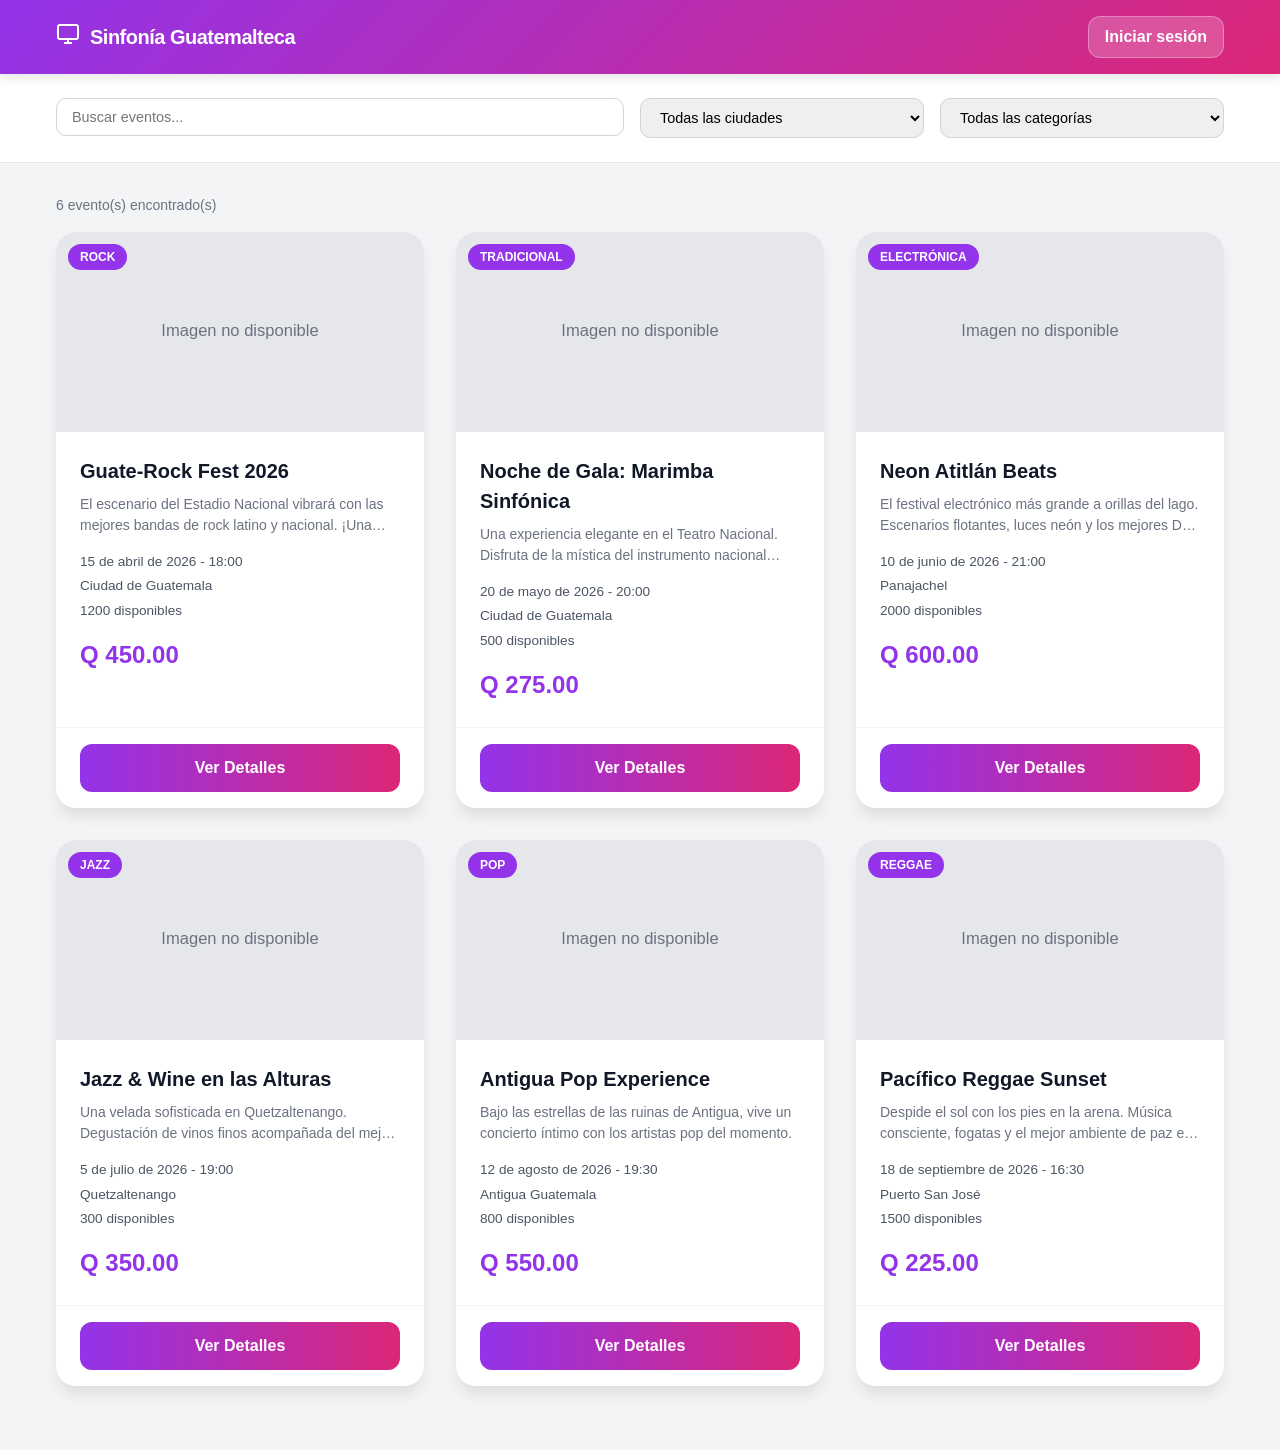
<file: index.html>
<!DOCTYPE html>
<html lang="es">
<head>
  <meta charset="UTF-8">
  <meta name="viewport" content="width=device-width, initial-scale=1.0">
  <title>Sinfonía Guatemalteca</title>
  <!-- La página principal es el catálogo de eventos (events.html).
       Este archivo solo existe para que los servidores que abren index.html
       por defecto lleven directo al catálogo. -->
  <meta http-equiv="refresh" content="0; url=events.html">
  <link rel="canonical" href="events.html">
  <script>window.location.replace('events.html');</script>
</head>
<body>
  <p>Redirigiendo al <a href="events.html">catálogo de eventos</a>…</p>
</body>
</html>
</file>
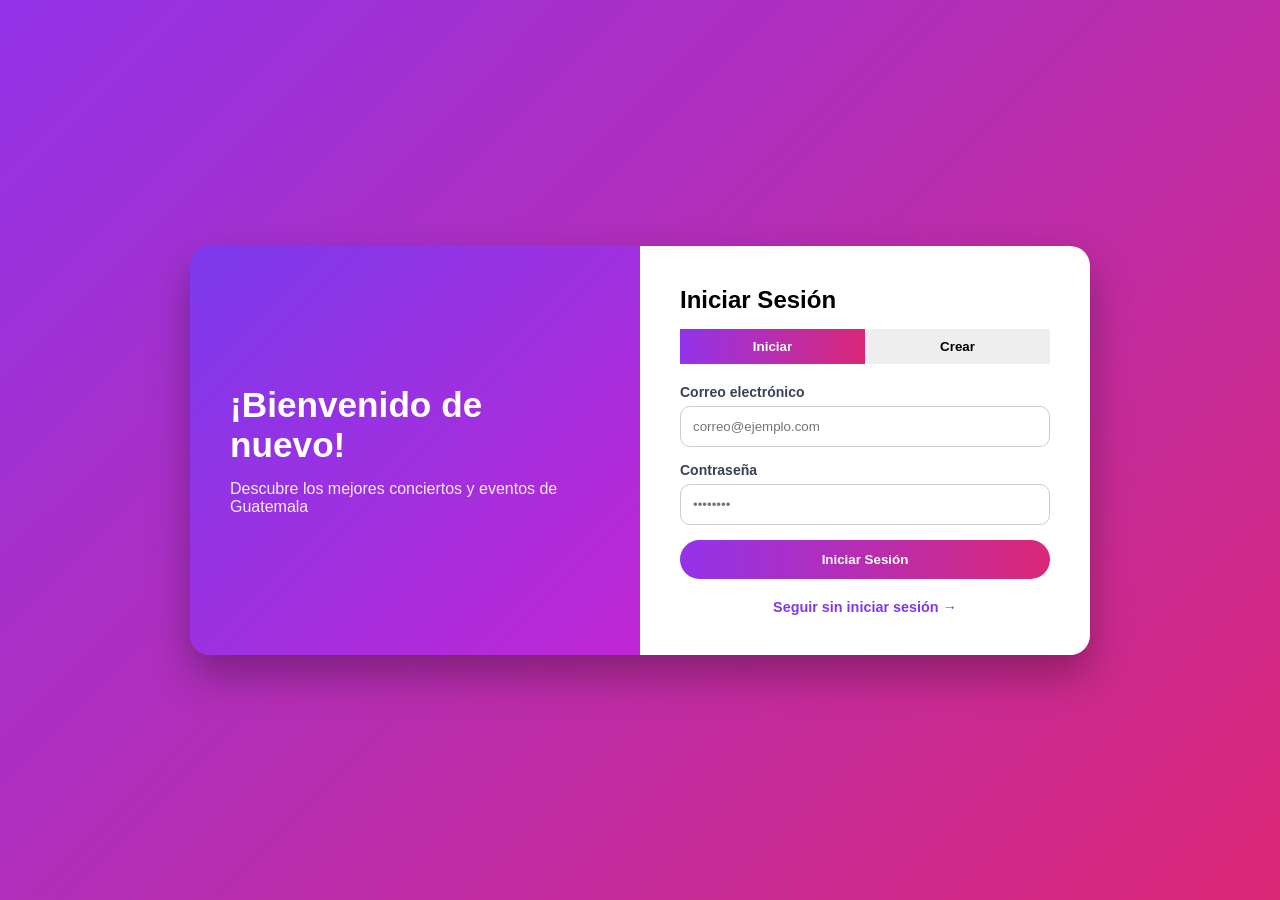
<file: admin.html>
<!DOCTYPE html>
<html lang="es">
<head>
  <meta charset="UTF-8">
  <meta name="viewport" content="width=device-width, initial-scale=1.0">
  <title>Panel de Control - Sinfonía Guatemalteca</title>
  <link rel="stylesheet" href="CSS/common.css">
  <link rel="stylesheet" href="CSS/admin.css">
</head>
<body class="admin-page">

  <main class="container admin-container">

    <div class="admin-header">
      <div>
        <a class="btn btn-secondary back-link" href="events.html">Volver a eventos</a>
        <h1 class="admin-title">Panel de Administración</h1>
      </div>
      <div class="admin-header__actions">
        <button type="button" id="newEventBtn" class="btn btn-primary">Crear Nuevo Evento</button>
        <button type="button" id="logoutBtn" class="btn btn-secondary">Salir</button>
      </div>
    </div>

    <nav class="admin-nav" aria-label="Secciones del panel">
      <a class="btn btn-secondary" href="#section-events">Gestión de Eventos</a>
      <a class="btn btn-secondary" href="#section-sales">Reporte de Ventas</a>
      <a class="btn btn-secondary" href="#section-config">Configuración</a>
    </nav>

    <section id="section-events" class="admin-section">
      <h2 class="section-title">Eventos</h2>
      <div class="admin-table-container card">
        <table>
          <thead>
            <tr>
              <th scope="col">Evento</th>
              <th scope="col">Fecha</th>
              <th scope="col">Ciudad</th>
              <th scope="col">Precio</th>
              <th scope="col">Tickets</th>
              <th scope="col">Estado</th>
              <th scope="col">Acciones</th>
            </tr>
          </thead>
          <tbody id="eventsTableBody"></tbody>
        </table>
      </div>
    </section>

    <section id="section-sales" class="admin-section">
      <h2 class="section-title">Resumen de Ventas</h2>
      <div class="stats-grid">
        <div class="card stat-card">
          <p class="stat-label">Ingresos Totales</p>
          <p id="totalSalesAmount" class="stat-value">Q0.00</p>
        </div>
        <div class="card stat-card">
          <p class="stat-label">Tickets Vendidos</p>
          <p id="totalTicketsSold" class="stat-value">0</p>
        </div>
      </div>
      <div class="admin-table-container card">
        <table>
          <thead>
            <tr>
              <th scope="col">Fecha</th>
              <th scope="col">Cliente</th>
              <th scope="col">Detalle</th>
              <th scope="col">Total</th>
            </tr>
          </thead>
          <tbody id="salesTableBody"></tbody>
        </table>
      </div>
    </section>

    <section id="section-config" class="admin-section">
      <h2 class="section-title">Parámetros del Sistema</h2>
      <div class="config-grid">
        <div class="card config-box">
          <h3>Categorías</h3>
          <form class="config-input-group" data-param="categories">
            <label for="newCategoryInput" class="visually-hidden">Nueva categoría</label>
            <input type="text" id="newCategoryInput" class="input" placeholder="Nombre" maxlength="40" required>
            <button type="submit" class="btn btn-primary" aria-label="Agregar categoría">+</button>
          </form>
          <div id="categoriesList" class="config-list"></div>
        </div>
        <div class="card config-box">
          <h3>Ciudades</h3>
          <form class="config-input-group" data-param="cities">
            <label for="newCityInput" class="visually-hidden">Nueva ciudad</label>
            <input type="text" id="newCityInput" class="input" placeholder="Nombre" maxlength="40" required>
            <button type="submit" class="btn btn-primary" aria-label="Agregar ciudad">+</button>
          </form>
          <div id="citiesList" class="config-list"></div>
        </div>
      </div>
    </section>
  </main>

  <div id="eventModal" class="modal hidden" role="dialog" aria-modal="true" aria-labelledby="eventModalTitle">
    <div class="modal-content">
      <h2 id="eventModalTitle">Nuevo Evento</h2>
      <form id="eventForm" novalidate>
        <input type="hidden" id="eventId">
        <div class="form-field">
          <label for="eventName">Título</label>
          <input type="text" id="eventName" class="input" maxlength="80" required>
        </div>
        <div class="form-field">
          <label for="eventDescription">Descripción</label>
          <input type="text" id="eventDescription" class="input" maxlength="240">
        </div>
        <div class="form-row">
          <div class="form-field">
            <label for="eventCity">Ubicación</label>
            <select id="eventCity" class="select" required></select>
          </div>
          <div class="form-field">
            <label for="eventCategory">Categoría</label>
            <select id="eventCategory" class="select" required></select>
          </div>
        </div>
        <div class="form-row">
          <div class="form-field">
            <label for="eventDate">Fecha</label>
            <input type="date" id="eventDate" class="input" required>
          </div>
          <div class="form-field">
            <label for="eventTime">Hora</label>
            <input type="time" id="eventTime" class="input" required>
          </div>
        </div>
        <div class="form-row">
          <div class="form-field">
            <label for="eventPrice">Precio (Q)</label>
            <input type="number" id="eventPrice" class="input" min="0.01" step="0.01" required>
          </div>
          <div class="form-field">
            <label for="eventTickets">Tickets disponibles</label>
            <input type="number" id="eventTickets" class="input" min="0" step="1" required>
          </div>
        </div>
        <div class="form-field">
          <label for="eventImageUrl">URL de la imagen</label>
          <input type="url" id="eventImageUrl" class="input" placeholder="https://..." required>
        </div>
        <p id="eventFormError" class="form-error hidden" role="alert"></p>
        <div class="modal-actions">
          <button type="submit" class="btn btn-primary modal-actions__main">Guardar</button>
          <button type="button" id="cancelEventBtn" class="btn btn-secondary modal-actions__secondary">Cancelar</button>
        </div>
      </form>
    </div>
  </div>

  <script src="JS/utils.js" defer></script>
  <script src="JS/store.js" defer></script>
  <script src="JS/admin.js" defer></script>
</body>
</html>
</file>
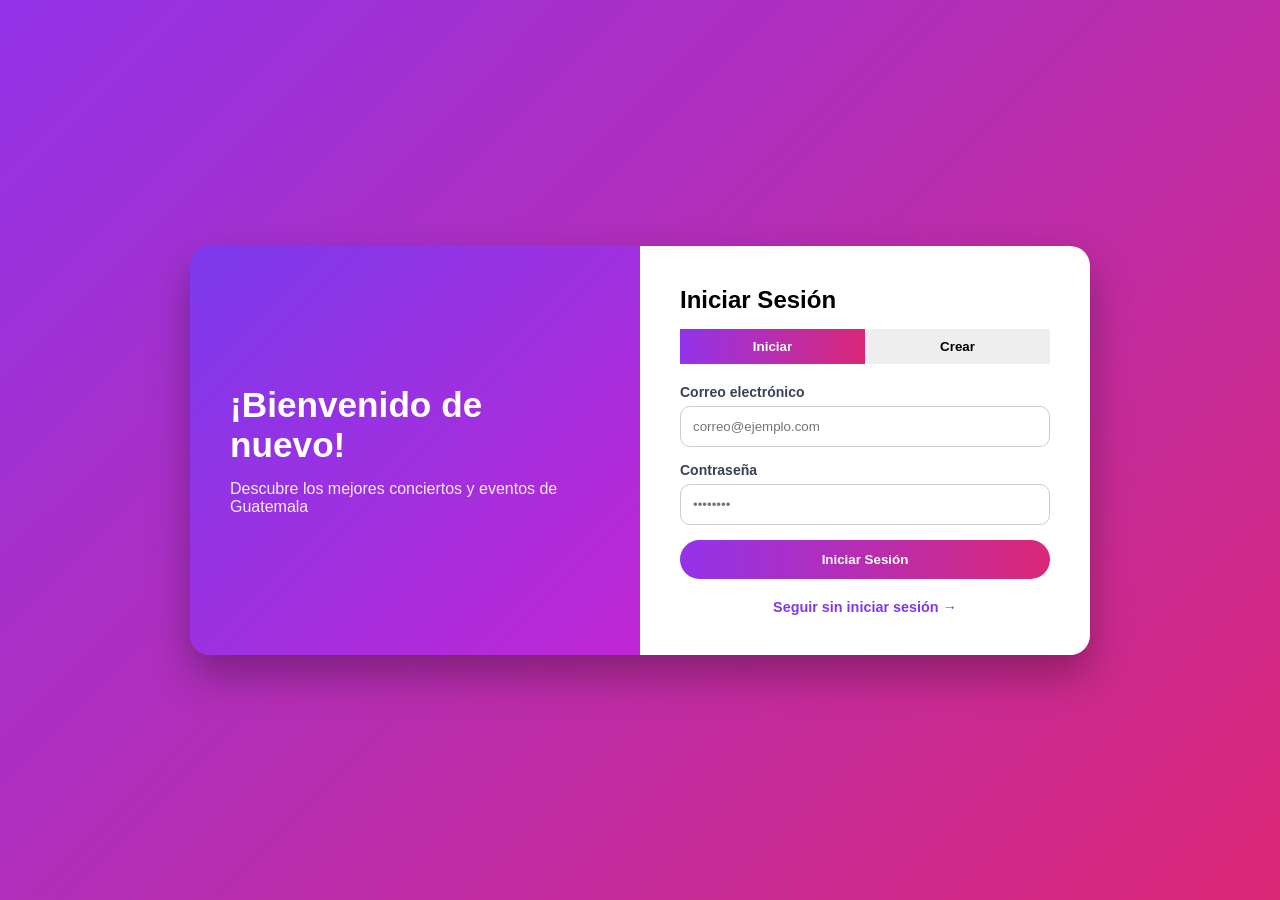
<file: cart.html>
<!DOCTYPE html>
<html lang="es">
<head>
  <meta charset="UTF-8">
  <meta name="viewport" content="width=device-width, initial-scale=1.0">
  <title>Carrito - Sinfonía Guatemalteca</title>
  <link rel="stylesheet" href="CSS/common.css">
  <link rel="stylesheet" href="CSS/cart.css">
</head>
<body>

  <main class="container cart-container">

    <a class="btn btn-secondary back-link" href="events.html">Volver a eventos</a>

    <section class="card">
      <div class="cart-header">
        <h2>Tu Carrito</h2>
        <p id="itemCount" class="cart-header__count"></p>
      </div>

      <div id="cartItems"></div>

      <div id="emptyCart" class="hidden empty-cart">
        <p>Tu carrito está vacío</p>
        <a class="btn btn-primary" href="events.html">Explorar Eventos</a>
      </div>

      <div id="cartSummary" class="hidden cart-summary">
        <div class="cart-summary__row">
          <span class="cart-summary__label">Total a pagar:</span>
          <span id="cartTotal" class="cart-summary__total">Q0.00</span>
        </div>
        <button type="button" id="checkoutBtn" class="btn btn-primary btn-block">Proceder al Pago</button>
      </div>
    </section>
  </main>

  <div id="paymentModal" class="payment-modal" role="dialog" aria-modal="true" aria-labelledby="paymentTitle">
    <div class="payment-content">
      <h2 id="paymentTitle" class="payment-title">Finalizar Compra</h2>
      <p class="payment-note">Pago simulado: los datos de la tarjeta se validan pero nunca se guardan.</p>

      <form id="paymentForm" novalidate>
        <div class="form-grid">
          <div class="full-width">
            <label for="cardName">Nombre en la tarjeta</label>
            <input type="text" id="cardName" name="cardName" class="input" autocomplete="cc-name" required>
          </div>
          <div class="full-width">
            <label for="cardNumber">Número de tarjeta</label>
            <input type="text" id="cardNumber" name="cardNumber" class="input" inputmode="numeric"
                   autocomplete="cc-number" maxlength="23" placeholder="0000 0000 0000 0000" required>
          </div>
          <div>
            <label for="cardExpiry">Vencimiento (MM/AA)</label>
            <input type="text" id="cardExpiry" name="cardExpiry" class="input" inputmode="numeric"
                   autocomplete="cc-exp" maxlength="5" placeholder="MM/AA" required>
          </div>
          <div>
            <label for="cardCvv">CVV</label>
            <input type="password" id="cardCvv" name="cardCvv" class="input" inputmode="numeric"
                   autocomplete="cc-csc" maxlength="4" required>
          </div>
          <div>
            <label for="userDoc">DPI / NIT</label>
            <input type="text" id="userDoc" name="userDoc" class="input" required>
          </div>
          <div>
            <label for="userPhone">Teléfono</label>
            <input type="tel" id="userPhone" name="userPhone" class="input" inputmode="numeric"
                   autocomplete="tel" placeholder="5555 5555" required>
          </div>
          <div class="full-width">
            <label for="userEmail">Correo electrónico</label>
            <input type="email" id="userEmail" name="userEmail" class="input" autocomplete="email" required>
          </div>
        </div>

        <p id="paymentError" class="form-error hidden payment-error" role="alert"></p>

        <div class="modal-actions">
          <button type="submit" class="btn btn-primary modal-actions__main">Confirmar Pago</button>
          <button type="button" id="cancelPaymentBtn" class="btn btn-secondary modal-actions__secondary">Cancelar</button>
        </div>
      </form>
    </div>
  </div>

  <script src="JS/utils.js" defer></script>
  <script src="JS/store.js" defer></script>
  <script src="JS/cart.js" defer></script>
</body>
</html>
</file>
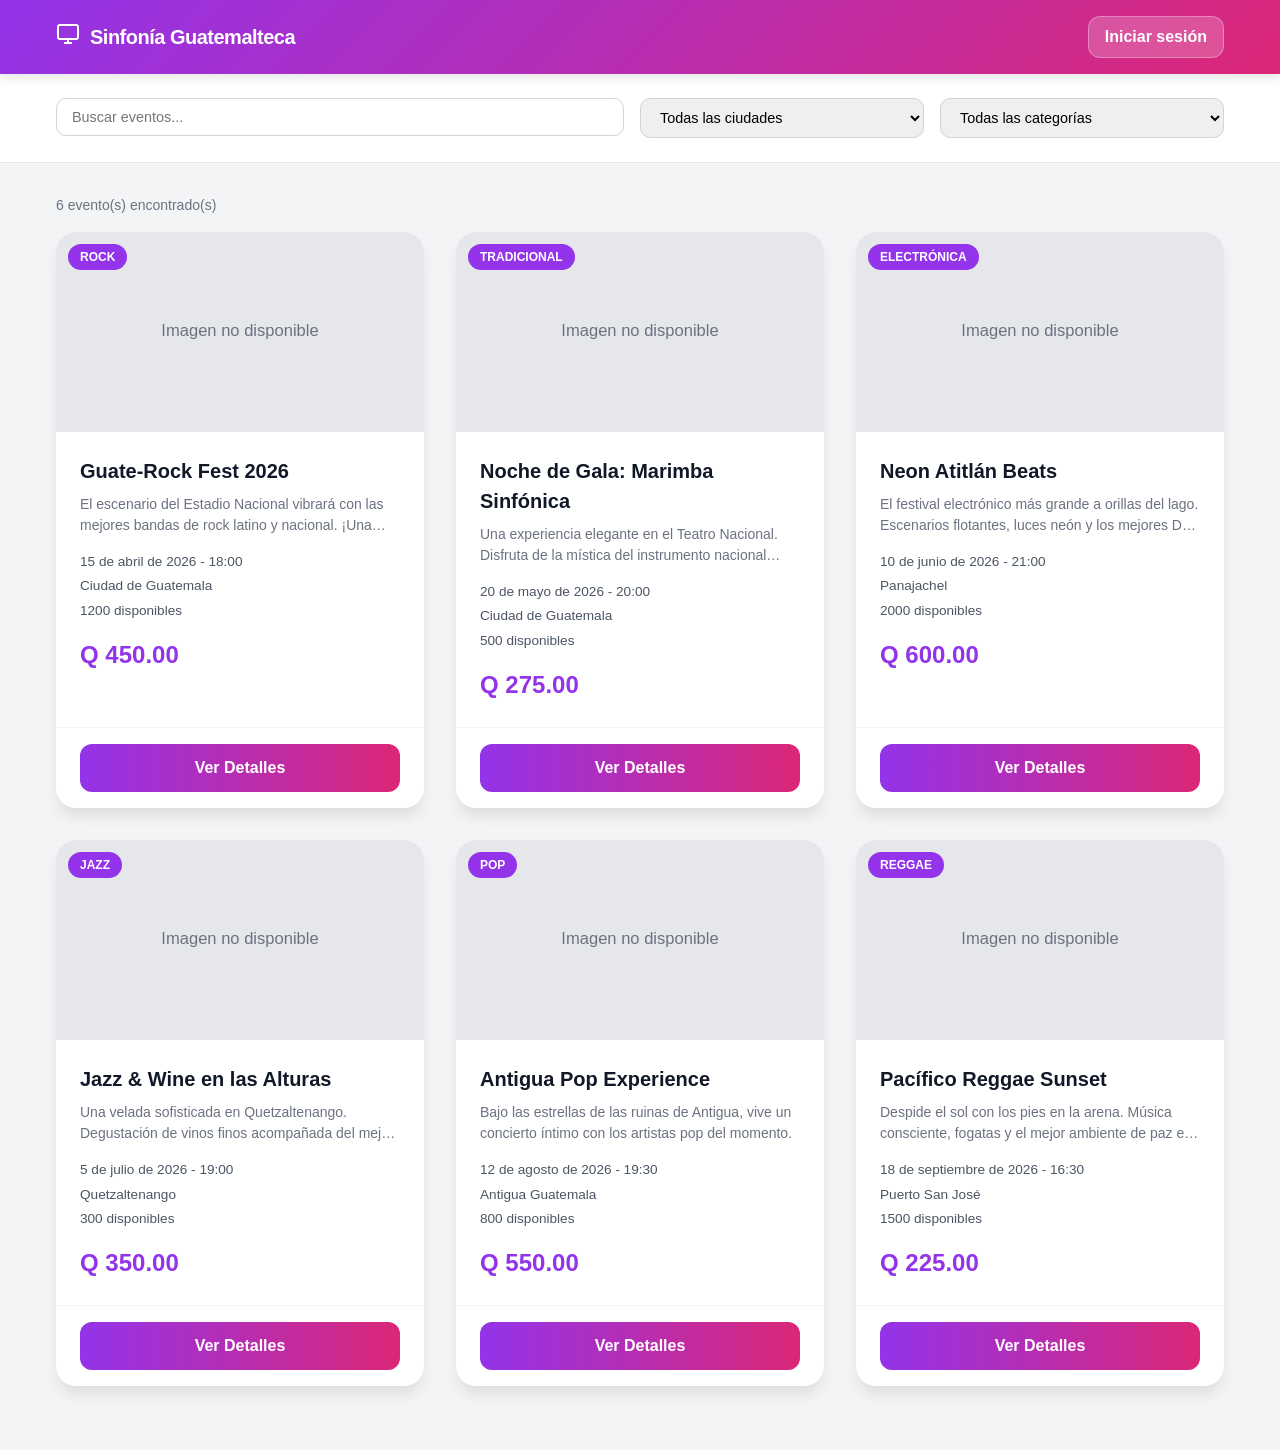
<file: event-detail.html>
<!DOCTYPE html>
<html lang="es">
<head>
  <meta charset="UTF-8">
  <meta name="viewport" content="width=device-width, initial-scale=1.0">
  <title>Detalle del Evento - Sinfonía Guatemalteca</title>
  <link rel="stylesheet" href="CSS/common.css">
  <link rel="stylesheet" href="CSS/event-detail.css">
</head>
<body class="detail-page">
  <main class="container">
    <a class="btn btn-secondary back-link" href="events.html">
      <svg width="16" height="16" viewBox="0 0 24 24" fill="none" stroke="currentColor" stroke-width="2" aria-hidden="true">
        <line x1="19" y1="12" x2="5" y2="12"/>
        <polyline points="12 19 5 12 12 5"/>
      </svg>
      Volver a eventos
    </a>

    <div id="eventDetail"></div>
  </main>

  <script src="JS/utils.js" defer></script>
  <script src="JS/store.js" defer></script>
  <script src="JS/event-detail.js" defer></script>
</body>
</html>
</file>
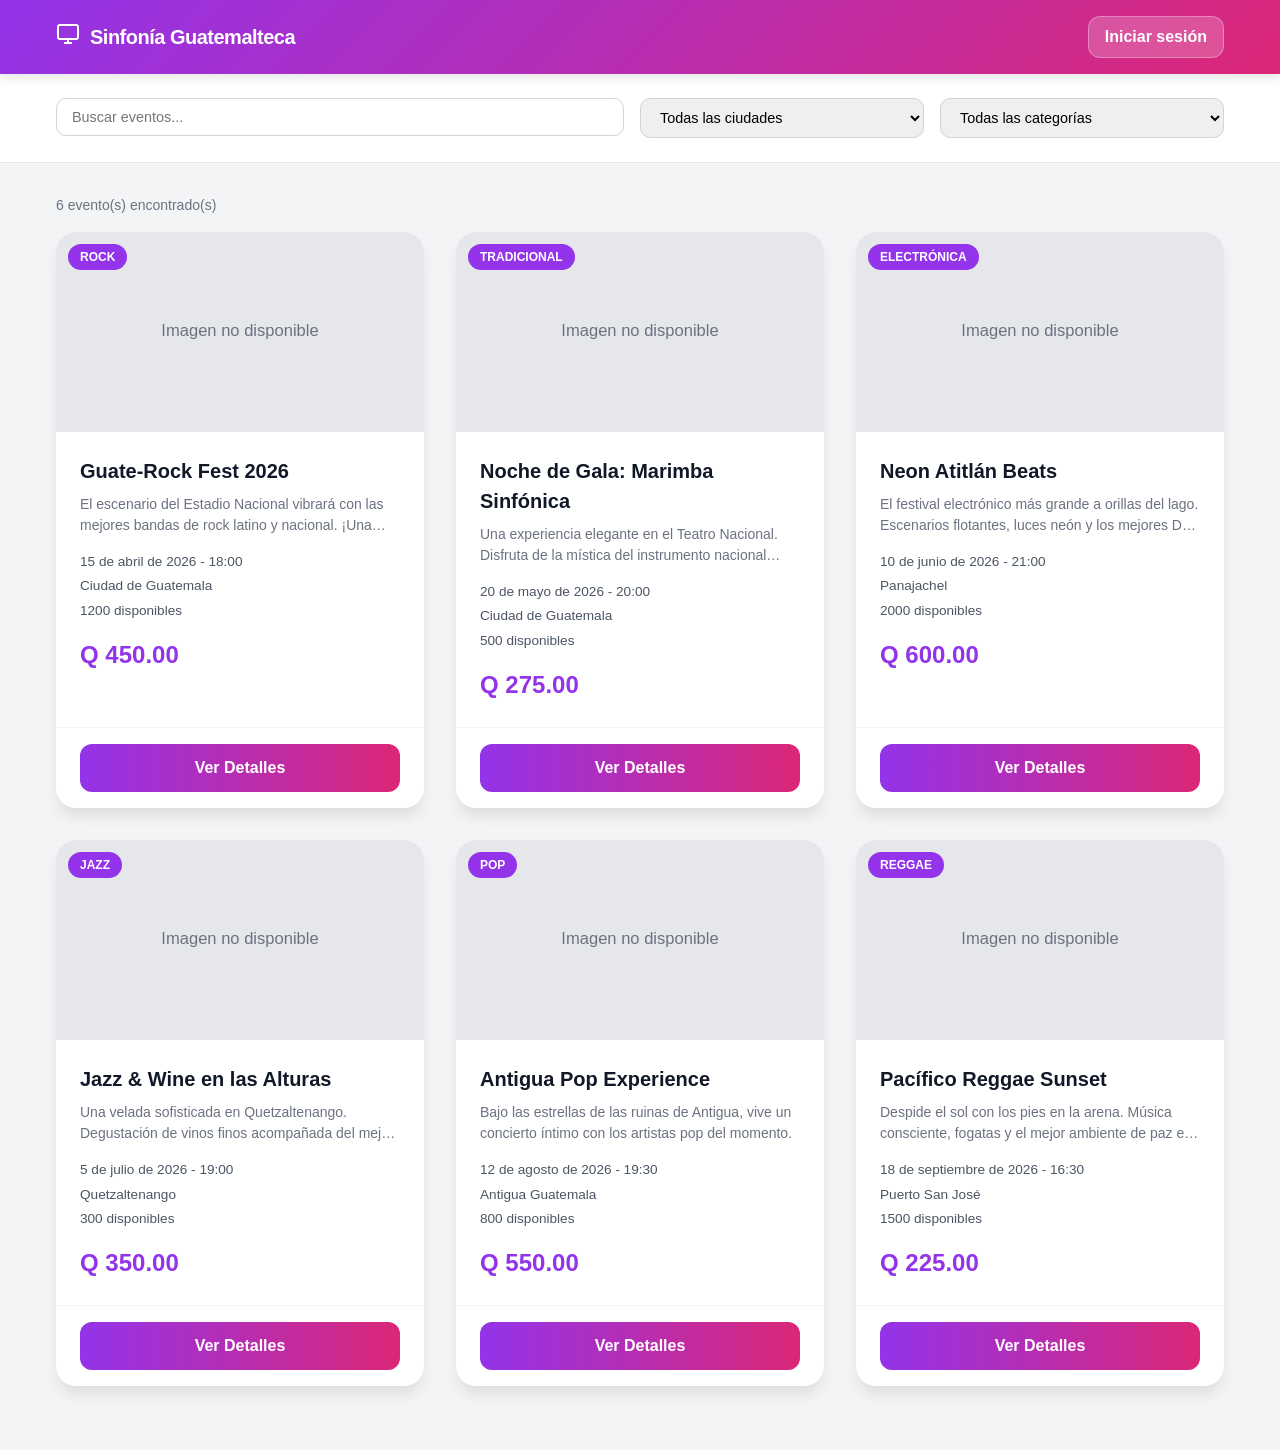
<file: events.html>
<!DOCTYPE html>
<html lang="es">
<head>
  <meta charset="UTF-8">
  <meta name="viewport" content="width=device-width, initial-scale=1.0">
  <title>Eventos - Sinfonía Guatemalteca</title>
  <link rel="stylesheet" href="CSS/common.css">
  <link rel="stylesheet" href="CSS/events.css">
</head>
<body class="events-page">

  <header class="header">
    <div class="container header-content">
      <div class="logo">
        <div class="logo-icon" aria-hidden="true">
          <svg width="24" height="24" viewBox="0 0 24 24" fill="none" stroke="currentColor" stroke-width="2">
            <rect x="2" y="3" width="20" height="14" rx="2" ry="2"/>
            <line x1="8" y1="21" x2="16" y2="21"/>
            <line x1="12" y1="17" x2="12" y2="21"/>
          </svg>
        </div>
        <h1>Sinfonía Guatemalteca</h1>
      </div>
      <nav class="header-actions" aria-label="Acciones de usuario">
        <div id="userInfo" class="user-info hidden">
          <span id="userName"></span>
          <span id="userBadge"></span>
        </div>
        <a id="adminBtn" class="btn btn-secondary hidden" href="admin.html">Panel Admin</a>
        <a id="cartBtn" class="btn btn-secondary hidden" href="cart.html">🛒 Carrito (<span id="cartCount">0</span>)</a>
        <button type="button" id="logoutBtn" class="btn btn-secondary hidden">Salir</button>
        <a id="loginBtn" class="btn btn-secondary" href="login.html?next=events.html">Iniciar sesión</a>
      </nav>
    </div>
  </header>

  <div class="filters">
    <div class="container">
      <div class="filters-grid">
        <div class="search-input">
          <label for="searchInput" class="visually-hidden">Buscar eventos</label>
          <input type="search" id="searchInput" class="input" placeholder="Buscar eventos...">
        </div>
        <label for="cityFilter" class="visually-hidden">Ciudad</label>
        <select id="cityFilter" class="select"></select>
        <label for="categoryFilter" class="visually-hidden">Categoría</label>
        <select id="categoryFilter" class="select"></select>
      </div>
    </div>
  </div>

  <main class="container">
    <p id="eventCount" class="event-count" aria-live="polite"></p>

    <div id="eventsGrid" class="events-grid"></div>

    <div id="noEvents" class="empty-state hidden">
      <p>No se encontraron eventos. Intenta cambiar los filtros.</p>
    </div>
  </main>

  <script src="JS/utils.js" defer></script>
  <script src="JS/store.js" defer></script>
  <script src="JS/events.js" defer></script>
</body>
</html>
</file>
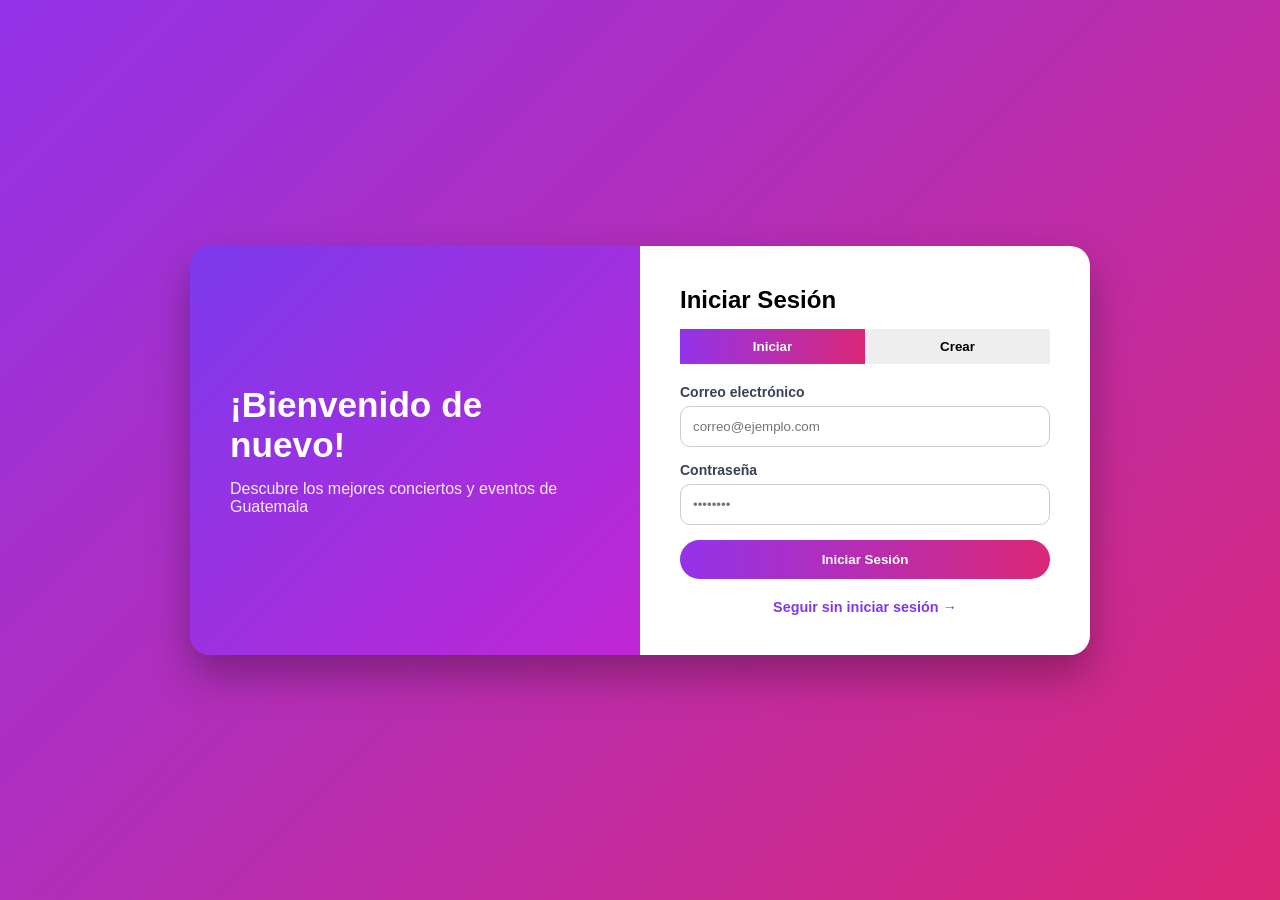
<file: login.html>
<!DOCTYPE html>
<html lang="es">
<head>
  <meta charset="UTF-8">
  <meta name="viewport" content="width=device-width, initial-scale=1.0">
  <title>Iniciar sesión | Sinfonía Guatemalteca</title>
  <link rel="stylesheet" href="CSS/common.css">
  <link rel="stylesheet" href="CSS/index.css">
</head>

<body>

<main class="login-card">

  <section class="left">
    <h1>¡Bienvenido de nuevo!</h1>
    <p>Descubre los mejores conciertos y eventos de Guatemala</p>
  </section>

  <section class="right">

    <h2 id="title">Iniciar Sesión</h2>

    <div class="tabs" role="tablist">
      <button type="button" class="tab active" role="tab" aria-selected="true" aria-controls="loginForm" data-tab="login">Iniciar</button>
      <button type="button" class="tab" role="tab" aria-selected="false" aria-controls="registerForm" data-tab="register">Crear</button>
    </div>

    <form id="loginForm" novalidate>
      <div class="form-group">
        <label for="loginEmail">Correo electrónico</label>
        <input type="email" id="loginEmail" placeholder="correo@ejemplo.com" autocomplete="email" required>
      </div>
      <div class="form-group">
        <label for="loginPassword">Contraseña</label>
        <input type="password" id="loginPassword" placeholder="••••••••" autocomplete="current-password" required>
      </div>
      <p id="loginError" class="form-error hidden" role="alert"></p>
      <button type="submit" class="btn">Iniciar Sesión</button>
    </form>

    <form id="registerForm" class="hidden" novalidate>
      <div class="form-group">
        <label for="registerName">Nombre completo</label>
        <input type="text" id="registerName" autocomplete="name" minlength="3" required>
      </div>
      <div class="form-group">
        <label for="registerEmail">Correo electrónico</label>
        <input type="email" id="registerEmail" autocomplete="email" required>
      </div>
      <div class="form-group">
        <label for="registerPassword">Contraseña (mínimo 8 caracteres)</label>
        <input type="password" id="registerPassword" autocomplete="new-password" minlength="8" required>
      </div>
      <p id="registerError" class="form-error hidden" role="alert"></p>
      <button type="submit" class="btn">Crear Cuenta</button>
    </form>

    <p class="guest-link">
      <a id="guestLink" href="events.html">Seguir sin iniciar sesión →</a>
    </p>

  </section>

</main>

<script src="JS/utils.js" defer></script>
<script src="JS/store.js" defer></script>
<script src="JS/auth.js" defer></script>

</body>
</html>
</file>
<file: CSS/common.css>
/* Estilos compartidos por todas las vistas. Se cargan antes del CSS de cada página. */

.hidden {
    display: none !important;
}

/* Foco visible para navegación con teclado */
a:focus-visible,
button:focus-visible,
input:focus-visible,
select:focus-visible {
    outline: 3px solid #f0abfc;
    outline-offset: 2px;
}

button:disabled {
    opacity: 0.6;
    cursor: not-allowed;
    transform: none !important;
}

/* Insignias */
.badge {
    display: inline-block;
    padding: 4px 12px;
    border-radius: 20px;
    font-size: 0.8rem;
    font-weight: 700;
}

.badge-purple { background: #f3e8ff; color: #7e22ce; }
.badge-green  { background: #dcfce7; color: #166534; }
.badge-red    { background: #fee2e2; color: #991b1b; }

/* Avisos temporales (reemplazan alert) */
.notifications {
    position: fixed;
    top: 1rem;
    right: 1rem;
    z-index: 2000;
    display: flex;
    flex-direction: column;
    gap: 0.5rem;
    max-width: min(360px, calc(100vw - 2rem));
}

.toast {
    padding: 0.875rem 1rem;
    border-radius: 10px;
    background: #ffffff;
    color: #1f2937;
    box-shadow: 0 10px 25px rgba(0, 0, 0, 0.2);
    border-left: 5px solid #9333ea;
    font-size: 0.9rem;
    animation: toast-in 0.25s ease-out;
}

.toast--success { border-left-color: #16a34a; }
.toast--error   { border-left-color: #dc2626; }
.toast--info    { border-left-color: #9333ea; }

@keyframes toast-in {
    from { opacity: 0; transform: translateY(-8px); }
    to   { opacity: 1; transform: translateY(0); }
}

/* Mensajes de error dentro de formularios */
.form-error {
    color: #b91c1c;
    font-size: 0.85rem;
    margin: -0.5rem 0 1rem;
}

/* Enlaces con apariencia de botón */
a.btn {
    display: inline-flex;
    align-items: center;
    justify-content: center;
    gap: 0.5rem;
    text-decoration: none;
}

/* Texto solo para lectores de pantalla */
.visually-hidden {
    position: absolute;
    width: 1px;
    height: 1px;
    padding: 0;
    margin: -1px;
    overflow: hidden;
    clip: rect(0, 0, 0, 0);
    white-space: nowrap;
    border: 0;
}
</file>
<file: CSS/admin.css>
*{
  margin: 0;
  padding: 0;
  box-sizing: border-box;
  font-family: 'Segoe UI', Tahoma, Geneva, Verdana, sans-serif;
}

body {
  min-height: 100vh;
  background: linear-gradient(135deg, #9333ea, #db2777);
  color: #333;
  padding: 20px;
}


.container {
  max-width: 1100px;
  margin: 0 auto;
  background: rgba(255, 255, 255, 0.95);
  padding: 30px;
  border-radius: 20px;
  box-shadow: 0 20px 40px rgba(0,0,0,0.3);
}

.card {
  background: white;
  border-radius: 15px;
  padding: 20px;
  box-shadow: 0 4px 6px rgba(0,0,0,0.1);
  border: 1px solid #eee;
}


h1, h2, h3 {
  color: #4b1a8a;
  margin-bottom: 1rem;
}


.btn {
  padding: 10px 20px;
  border: none;
  border-radius: 30px;
  font-weight: bold;
  cursor: pointer;
  transition: 0.3s;
  text-align: center;
  display: inline-block;
}

.btn-primary {
  background: linear-gradient(to right, #9333ea, #db2777);
  color: white;
}

.btn-secondary {
  background: #f3f4f6;
  color: #4b5563;
}

.btn:hover {
  transform: scale(1.05);
  box-shadow: 0 5px 15px rgba(0,0,0,0.2);
}


.admin-table-container {
  overflow-x: auto;
}

table {
  width: 100%;
  border-collapse: collapse;
  margin-top: 10px;
}

th {
  text-align: left;
  background: #f9fafb;
  padding: 12px;
  border-bottom: 2px solid #eee;
  color: #6b7280;
}

td {
  padding: 12px;
  border-bottom: 1px solid #eee;
}


input, select {
  width: 100%;
  padding: 12px;
  margin-bottom: 15px;
  border-radius: 10px;
  border: 1px solid #ccc;
  outline: none;
}

input:focus {
  border-color: #9333ea;
}


.modal {
  position: fixed;
  top: 0; left: 0;
  width: 100%; height: 100%;
  background: rgba(0,0,0,0.6);
  display: flex;
  align-items: center;
  justify-content: center;
  z-index: 1000;
}

.modal-content {
  background: white;
  padding: 40px;
  border-radius: 20px;
  width: 100%;
  max-width: 600px;
  box-shadow: 0 25px 50px -12px rgba(0,0,0,0.5);
}


.badge {
  padding: 5px 12px;
  border-radius: 20px;
  font-size: 0.85rem;
  font-weight: bold;
}

.badge-green { background: #dcfce7; color: #166534; }
.badge-red { background: #fee2e2; color: #991b1b; }


.stat-card {
  text-align: center;
  border-left: 5px solid #9333ea;
}

.stat-value {
  font-size: 1.5rem;
  color: #db2777;
  font-weight: 800;
}

.config-input-group {
    display: flex;
    gap: 10px;
    margin-bottom: 20px;
}

.config-input-group input {
    margin-bottom: 0; 
    flex: 1;
}

.config-input-group .btn {
    width: 50px; 
    height: 45px;
    border-radius: 12px;
    display: flex;
    align-items: center;
    justify-content: center;
    font-size: 1.5rem;
}


.config-list {
    display: flex;
    flex-wrap: wrap; 
    gap: 10px;
}


.config-list div {
    background: #f3f4f6;
    padding: 6px 15px;
    border-radius: 20px;
    display: flex;
    align-items: center;
    gap: 10px;
    font-size: 0.9rem;
    font-weight: 600;
    color: #4b1a8a;
    border: 1px solid #e5e7eb;
    transition: 0.2s;
}

.config-list div:hover {
    background: #ede9fe;
    border-color: #9333ea;
}


.config-list div button {
    background: #db2777;
    color: white;
    border: none;
    width: 20px;
    height: 20px;
    border-radius: 50%;
    cursor: pointer;
    font-size: 0.7rem;
    display: flex;
    align-items: center;
    justify-content: center;
    line-height: 1;
    transition: 0.3s;
}

.config-list div button:hover {
    background: #9d174d;
    transform: scale(1.2);
}
/* --- Clases que reemplazan estilos en línea --- */
.admin-container {
  padding-top: 2rem;
  padding-bottom: 5rem;
}

.admin-header {
  display: flex;
  justify-content: space-between;
  align-items: center;
  flex-wrap: wrap;
  gap: 1rem;
  margin-bottom: 2rem;
}

.admin-header__actions {
  display: flex;
  gap: 0.75rem;
}

.back-link {
  margin-bottom: 0.5rem;
}

.admin-title {
  font-size: 1.8rem;
  font-weight: 800;
  color: #111827;
}

.admin-nav {
  display: flex;
  flex-wrap: wrap;
  gap: 1rem;
  margin-bottom: 2rem;
  padding-bottom: 1rem;
  border-bottom: 1px solid #e5e7eb;
}

.admin-section {
  margin-bottom: 3rem;
  scroll-margin-top: 1rem;
}

.section-title {
  font-size: 1.25rem;
  margin-bottom: 1rem;
  color: #374151;
}

.stats-grid,
.config-grid {
  display: grid;
  grid-template-columns: 1fr 1fr;
  gap: 1.5rem;
  margin-bottom: 1.5rem;
}

.empty-row {
  text-align: center;
  padding: 20px;
}

.table-actions {
  display: flex;
  gap: 0.5rem;
  flex-wrap: wrap;
}

.form-field {
  margin-bottom: 1rem;
}

.form-field label {
  display: block;
  font-weight: 600;
  margin-bottom: 4px;
}

.form-row {
  display: grid;
  grid-template-columns: 1fr 1fr;
  gap: 1rem;
}

.modal-content {
  max-height: 90vh;
  overflow-y: auto;
}

.modal-actions {
  display: flex;
  gap: 1rem;
  margin-top: 2rem;
}

.modal-actions__main { flex: 2; }
.modal-actions__secondary { flex: 1; }

@media (max-width: 700px) {
  .stats-grid,
  .config-grid,
  .form-row {
    grid-template-columns: 1fr;
  }

  .modal-content {
    padding: 24px;
  }
}
</file>
<file: CSS/cart.css>
/* 1. RESET Y CONFIGURACIÓN BASE */
* {
    margin: 0;
    padding: 0;
    box-sizing: border-box;
    font-family: 'Segoe UI', Tahoma, Geneva, Verdana, sans-serif;
}

body {
    min-height: 100vh;
    background: linear-gradient(135deg, #9333ea, #db2777); /* Gradiente principal */
    display: block; /* Permite desplazamiento vertical si hay muchos items */
    padding: 20px;
}

/* 2. CONTENEDORES PRINCIPALES */
.container {
    width: 100%;
    margin: 0 auto;
}

.card {
    background: white;
    border-radius: 20px;
    overflow: hidden;
    box-shadow: 0 20px 40px rgba(0, 0, 0, 0.3);
}

/* 3. ELEMENTOS DEL CARRITO */
.cart-item {
    display: flex;
    align-items: center;
    padding: 1.5rem;
    border-bottom: 1px solid #f3f4f6;
    transition: background 0.3s ease;
}

.cart-item:hover {
    background-color: #f9fafb;
}

.cart-item img {
    width: 80px;
    height: 80px;
    object-fit: cover;
    border-radius: 12px;
    box-shadow: 0 4px 10px rgba(0,0,0,0.1);
}

.btn-delete {
    color: #ef4444;
    background: none;
    border: none;
    cursor: pointer;
    font-weight: 600;
    font-size: 0.85rem;
    margin-top: 5px;
    transition: 0.2s;
}

.btn-delete:hover {
    color: #b91c1c;
    text-decoration: underline;
}

/* 4. BOTONES */
.btn {
    padding: 12px 24px;
    border: none;
    border-radius: 30px;
    font-weight: bold;
    cursor: pointer;
    transition: 0.3s;
    text-align: center;
    font-size: 1rem;
}

.btn-primary {
    background: linear-gradient(to right, #9333ea, #db2777);
    color: white;
}

.btn-secondary {
    background: #f3f4f6;
    color: #4b5563;
}

.btn:hover {
    transform: scale(1.03);
    box-shadow: 0 5px 15px rgba(0,0,0,0.2);
}

/* 5. FORMULARIOS E INPUTS */
.input {
    width: 100%;
    padding: 12px;
    margin-top: 5px;
    margin-bottom: 15px;
    border-radius: 10px;
    border: 1px solid #d1d5db;
    outline: none;
    font-size: 0.95rem;
}

.input:focus {
    border-color: #9333ea;
    box-shadow: 0 0 0 2px rgba(147, 51, 234, 0.1);
}

label {
    font-weight: 600;
    font-size: 0.85rem;
    color: #374151;
}

/* 6. MODAL DE PAGO */
.payment-modal {
    display: none; 
    position: fixed;
    top: 0; left: 0;
    width: 100%; height: 100%;
    background: rgba(0, 0, 0, 0.7);
    backdrop-filter: blur(8px); /* Desenfoque de fondo */
    z-index: 1000;
    align-items: center;
    justify-content: center;
}

.payment-modal.active {
    display: flex;
}

.payment-content {
    background: white;
    padding: 30px;
    border-radius: 20px;
    width: 90%;
    max-width: 500px;
    animation: slideIn 0.3s ease-out;
}

@keyframes slideIn {
    from { transform: translateY(20px); opacity: 0; }
    to { transform: translateY(0); opacity: 1; }
}

.form-grid {
    display: grid;
    grid-template-columns: 1fr 1fr;
    gap: 10px;
}

.full-width {
    grid-column: span 2;
}

/* 7. UTILIDADES */
.hidden {
    display: none !important;
}
/* 8. CLASES QUE REEMPLAZAN ESTILOS EN LÍNEA */
.cart-container {
    padding-top: 2rem;
    max-width: 800px;
}

.back-link {
    margin-bottom: 1.5rem;
}

.cart-header {
    padding: 1.5rem;
    border-bottom: 1px solid #f3f4f6;
}

.cart-header h2 {
    font-size: 1.25rem;
    font-weight: 700;
}

.cart-header__count {
    color: #6b7280;
    font-size: 0.875rem;
}

.cart-item__info {
    flex: 1;
    margin-left: 1rem;
}

.cart-item__name {
    font-size: 1rem;
    margin: 0;
}

.cart-item__meta {
    color: #666;
    font-size: 0.8rem;
}

.cart-item__problem {
    color: #b91c1c;
    font-size: 0.8rem;
    font-weight: 600;
    margin-top: 4px;
}

.cart-item--blocked {
    background: #fef2f2;
}

.cart-item__actions {
    text-align: right;
}

.cart-item__total {
    font-weight: 700;
}

.empty-cart {
    padding: 3rem;
    text-align: center;
}

.empty-cart p {
    color: #6b7280;
    margin-bottom: 1rem;
}

.cart-summary {
    padding: 1.5rem;
    background: #f9fafb;
    border-top: 1px solid #f3f4f6;
}

.cart-summary__row {
    display: flex;
    justify-content: space-between;
    margin-bottom: 1.5rem;
}

.cart-summary__label {
    font-weight: 700;
}

.cart-summary__total {
    color: #9333ea;
    font-weight: 700;
    font-size: 1.25rem;
}

.btn-block {
    width: 100%;
    padding: 1rem;
}

.payment-title {
    margin-bottom: 0.5rem;
    font-weight: 700;
}

.payment-note {
    color: #6b7280;
    font-size: 0.8rem;
    margin-bottom: 1.25rem;
}

.payment-error {
    margin: 0.5rem 0 0;
}

.modal-actions {
    display: flex;
    gap: 1rem;
    margin-top: 1.5rem;
}

.modal-actions__main { flex: 2; }
.modal-actions__secondary { flex: 1; }

@media (max-width: 520px) {
    .form-grid { grid-template-columns: 1fr; }
    .full-width { grid-column: auto; }
}
</file>
<file: CSS/event-detail.css>
* {
    margin: 0;
    padding: 0;
    box-sizing: border-box;
    font-family: 'Segoe UI', Tahoma, Geneva, Verdana, sans-serif;
}

body {
    background-color: #f9fafb;
    color: #1f2937;
    min-height: 100vh;
    padding: 20px 0;
}

.container {
    max-width: 1000px;
    margin: 0 auto;
    padding: 0 20px;
}


.btn-secondary {
    background: white;
    color: #4b5563;
    border: 1px solid #e5e7eb;
    display: inline-flex;
    align-items: center;
    gap: 8px;
    padding: 10px 20px;
    border-radius: 12px;
    cursor: pointer;
    font-weight: 600;
    transition: 0.3s;
    text-decoration: none;
}

.btn-secondary:hover {
    background: #f3f4f6;
    transform: translateX(-5px);
}


.detail-grid {
    display: grid;
    grid-template-columns: 1.2fr 1fr;
    gap: 40px;
    background: white;
    padding: 40px;
    border-radius: 30px;
    box-shadow: 0 20px 50px rgba(0,0,0,0.05);
}


.image-section {
    width: 100%;
}

.detail-image {
    width: 100%;
    height: 500px;
    object-fit: cover;
    border-radius: 20px;
    box-shadow: 0 10px 30px rgba(0,0,0,0.1);
}


.info-section {
    display: flex;
    flex-direction: column;
}

.badge-purple {
    background: #9333ea;
    color: white;
    padding: 6px 16px;
    border-radius: 50px;
    font-size: 0.8rem;
    font-weight: 700;
    align-self: flex-start;
    margin-bottom: 15px;
}

.event-title {
    font-size: 2.5rem;
    font-weight: 800;
    color: #111827;
    line-height: 1.1;
    margin-bottom: 20px;
}

.detail-list {
    margin-bottom: 25px;
}

.detail-list p {
    margin-bottom: 12px;
    color: #4b5563;
    font-size: 1.05rem;
    display: flex;
    align-items: center;
    gap: 10px;
}

.event-description-full {
    color: #6b7280;
    line-height: 1.6;
    margin-bottom: 30px;
    font-size: 1.1rem;
}


.pricing-card {
    background: #fdf2f8;
    padding: 25px;
    border-radius: 20px;
    border: 1px solid #fbcfe8;
    margin-top: auto;
}

.price-large {
    font-size: 2rem;
    font-weight: 800;
    color: #db2777;
    margin-bottom: 15px;
}

.purchase-controls {
    display: flex;
    gap: 15px;
}

.input {
    padding: 12px;
    border-radius: 12px;
    border: 1px solid #d1d5db;
    outline: none;
    font-size: 1rem;
    text-align: center;
}

.btn-primary {
    flex: 1;
    background: linear-gradient(to right, #9333ea, #db2777);
    color: white;
    border: none;
    border-radius: 12px;
    padding: 12px;
    font-weight: 700;
    cursor: pointer;
    transition: 0.3s;
}

.btn-primary:hover {
    transform: scale(1.03);
    box-shadow: 0 10px 20px rgba(147, 51, 234, 0.3);
}


@media (max-width: 850px) {
    .detail-grid {
        grid-template-columns: 1fr;
        padding: 20px;
    }

    .detail-image {
        height: 300px;
    }

    .event-title {
        font-size: 1.8rem;
    }
}
/* --- Clases que reemplazan estilos en línea --- */
.back-link {
    margin-bottom: 1.5rem;
}

.badge-row {
    display: flex;
    gap: 10px;
    margin-bottom: 10px;
}

.detail-image.is-suspended {
    filter: grayscale(1);
    opacity: 0.7;
}

.pricing-card.is-suspended {
    background: #f3f4f6;
    border-color: #d1d5db;
}

.qty-input {
    width: 80px;
}

.suspended-note {
    color: #ef4444;
    font-size: 0.85rem;
    margin-top: 12px;
    font-weight: 600;
}

.card.not-found {
    background: #ffffff;
    border-radius: 20px;
    padding: 3rem;
    text-align: center;
}
</file>
<file: CSS/events.css>
* {
    margin: 0;
    padding: 0;
    box-sizing: border-box;
    font-family: 'Segoe UI', Tahoma, Geneva, Verdana, sans-serif;
}

body {
    background-color: #f3f4f6;
    color: #1f2937;
    line-height: 1.5;
}

.container {
    max-width: 1200px;
    margin: 0 auto;
    padding: 0 1rem;
}


.header {
    background: linear-gradient(135deg, #9333ea, #db2777);
    color: white;
    padding: 1rem 0;
    box-shadow: 0 4px 10px rgba(0,0,0,0.1);
    position: sticky;
    top: 0;
    z-index: 1000;
}

.header-content {
    display: flex;
    justify-content: space-between;
    align-items: center;
}

.logo {
    display: flex;
    align-items: center;
    gap: 10px;
}

.logo h1 {
    font-size: 1.25rem;
    font-weight: 800;
    letter-spacing: -0.5px;
}

.header-actions {
    display: flex;
    gap: 10px;
    align-items: center;
}

.user-info {
    font-size: 0.9rem;
    font-weight: 600;
    margin-right: 10px;
}


.filters {
    background: white;
    padding: 1.5rem 0;
    border-bottom: 1px solid #e5e7eb;
    margin-bottom: 2rem;
}

.filters-grid {
    display: grid;
    grid-template-columns: 2fr 1fr 1fr;
    gap: 1rem;
}

.input, .select {
    width: 100%;
    padding: 10px 15px;
    border: 1px solid #d1d5db;
    border-radius: 10px;
    outline: none;
    font-size: 0.9rem;
    transition: border-color 0.3s;
}

.input:focus, .select:focus {
    border-color: #9333ea;
}


.events-grid {
    display: grid;
    grid-template-columns: repeat(auto-fill, minmax(300px, 1fr));
    gap: 2rem;
    padding-bottom: 4rem;
}


.card {
    background: white;
    border-radius: 20px;
    overflow: hidden;
    box-shadow: 0 10px 15px -3px rgba(0,0,0,0.1);
    transition: transform 0.3s, box-shadow 0.3s;
    display: flex;
    flex-direction: column;
}

.card:hover {
    transform: translateY(-5px);
    box-shadow: 0 20px 25px -5px rgba(0,0,0,0.1);
}

.image-badges {
    position: relative;
    height: 200px;
}

.event-image {
    width: 100%;
    height: 100%;
    object-fit: cover;
}

.badge-overlay {
    position: absolute;
    top: 12px;
}

.badge-left { left: 12px; }
.badge-right { right: 12px; }

.badge {
    padding: 4px 12px;
    border-radius: 20px;
    font-size: 0.75rem;
    font-weight: 700;
    text-transform: uppercase;
}

.badge-purple { background: #9333ea; color: white; }
.badge-red { background: #ef4444; color: white; }

.event-content {
    padding: 1.5rem;
    flex-grow: 1;
}

.event-title {
    font-size: 1.25rem;
    color: #111827;
    margin-bottom: 0.5rem;
}

.event-description {
    font-size: 0.875rem;
    color: #6b7280;
    margin-bottom: 1rem;
    display: -webkit-box;
    -webkit-line-clamp: 2;
    -webkit-box-orient: vertical;
    overflow: hidden;
}

.event-details {
    font-size: 0.85rem;
    color: #4b5563;
}

.event-detail-item {
    display: flex;
    align-items: center;
    gap: 5px;
    margin-bottom: 4px;
}

.event-price {
    margin-top: 1rem;
    font-size: 1.5rem;
    font-weight: 800;
    color: #9333ea;
}

.event-footer {
    padding: 1rem 1.5rem;
    border-top: 1px solid #f3f4f6;
}


.btn {
    padding: 8px 16px;
    border: none;
    border-radius: 12px;
    font-weight: 600;
    cursor: pointer;
    transition: 0.3s;
}

.btn-primary {
    background: linear-gradient(to right, #9333ea, #db2777);
    color: white;
}

.btn-secondary {
    background: rgba(255, 255, 255, 0.2);
    color: white;
    backdrop-filter: blur(5px);
    border: 1px solid rgba(255, 255, 255, 0.3);
}

.btn-full { width: 100%; padding: 12px; }

.btn:hover {
    filter: brightness(1.1);
    transform: scale(1.02);
}


.hidden { display: none !important; }

.empty-state {
    text-align: center;
    padding: 4rem 0;
    color: #9ca3af;
}


@media (max-width: 768px) {
    .filters-grid {
        grid-template-columns: 1fr;
    }
    .header-content {
        flex-direction: column;
        gap: 1rem;
    }
}
.event-count {
    margin: 1rem 0;
    color: #6b7280;
    font-size: 0.875rem;
}
</file>
<file: CSS/index.css>
*{
      margin:0;
      padding:0;
      box-sizing:border-box;
      font-family: 'Segoe UI', sans-serif;
    }

    body{
      min-height:100vh;
      padding:20px;
      background: linear-gradient(135deg,#9333ea,#db2777);
      display:flex;
      align-items:center;
      justify-content:center;
    }

    .login-card{
      width:100%;
      max-width:900px;
      display:flex;
      border-radius:20px;
      overflow:hidden;
      box-shadow:0 20px 40px rgba(0,0,0,0.3);
    }

    .left{
      flex:1;
      background: linear-gradient(135deg,#7c3aed,#c026d3);
      color:white;
      padding:60px 40px;
      display:flex;
      flex-direction:column;
      justify-content:center;
    }

    .left h1{
      font-size:2.2rem;
      margin-bottom:15px;
    }

    .left p{
      opacity:0.9;
    }

    .right{
      flex:1;
      background:white;
      padding:40px;
    }

    .right h2{
      margin-bottom:15px;
    }

    .tabs{
      display:flex;
      margin-bottom:20px;
    }

    .tab{
      flex:1;
      padding:10px;
      border:none;
      cursor:pointer;
      background:#eee;
      font-weight:bold;
    }

    .tab.active{
      background: linear-gradient(to right,#9333ea,#db2777);
      color:white;
    }

    input{
      width:100%;
      padding:12px;
      margin-bottom:15px;
      border-radius:10px;
      border:1px solid #ccc;
    }

    .btn{
      width:100%;
      padding:12px;
      border:none;
      border-radius:30px;
      background: linear-gradient(to right,#9333ea,#db2777);
      color:white;
      font-weight:bold;
      cursor:pointer;
      transition:0.3s;
    }

    .btn:hover{
      transform:scale(1.05);
    }

    .hidden{
      display:none;
    }

    label{
      display:block;
      font-size:0.875rem;
      font-weight:600;
      margin-bottom:6px;
      color:#374151;
    }

    .guest-link{
      margin-top:20px;
      text-align:center;
      font-size:0.9rem;
    }

    .guest-link a{
      color:#7c3aed;
      font-weight:600;
      text-decoration:none;
    }

    .guest-link a:hover{
      text-decoration:underline;
    }

    @media(max-width:768px){
      .login-card{
        flex-direction:column;
      }

      .left{
        text-align:center;
      }
    }
</file>
